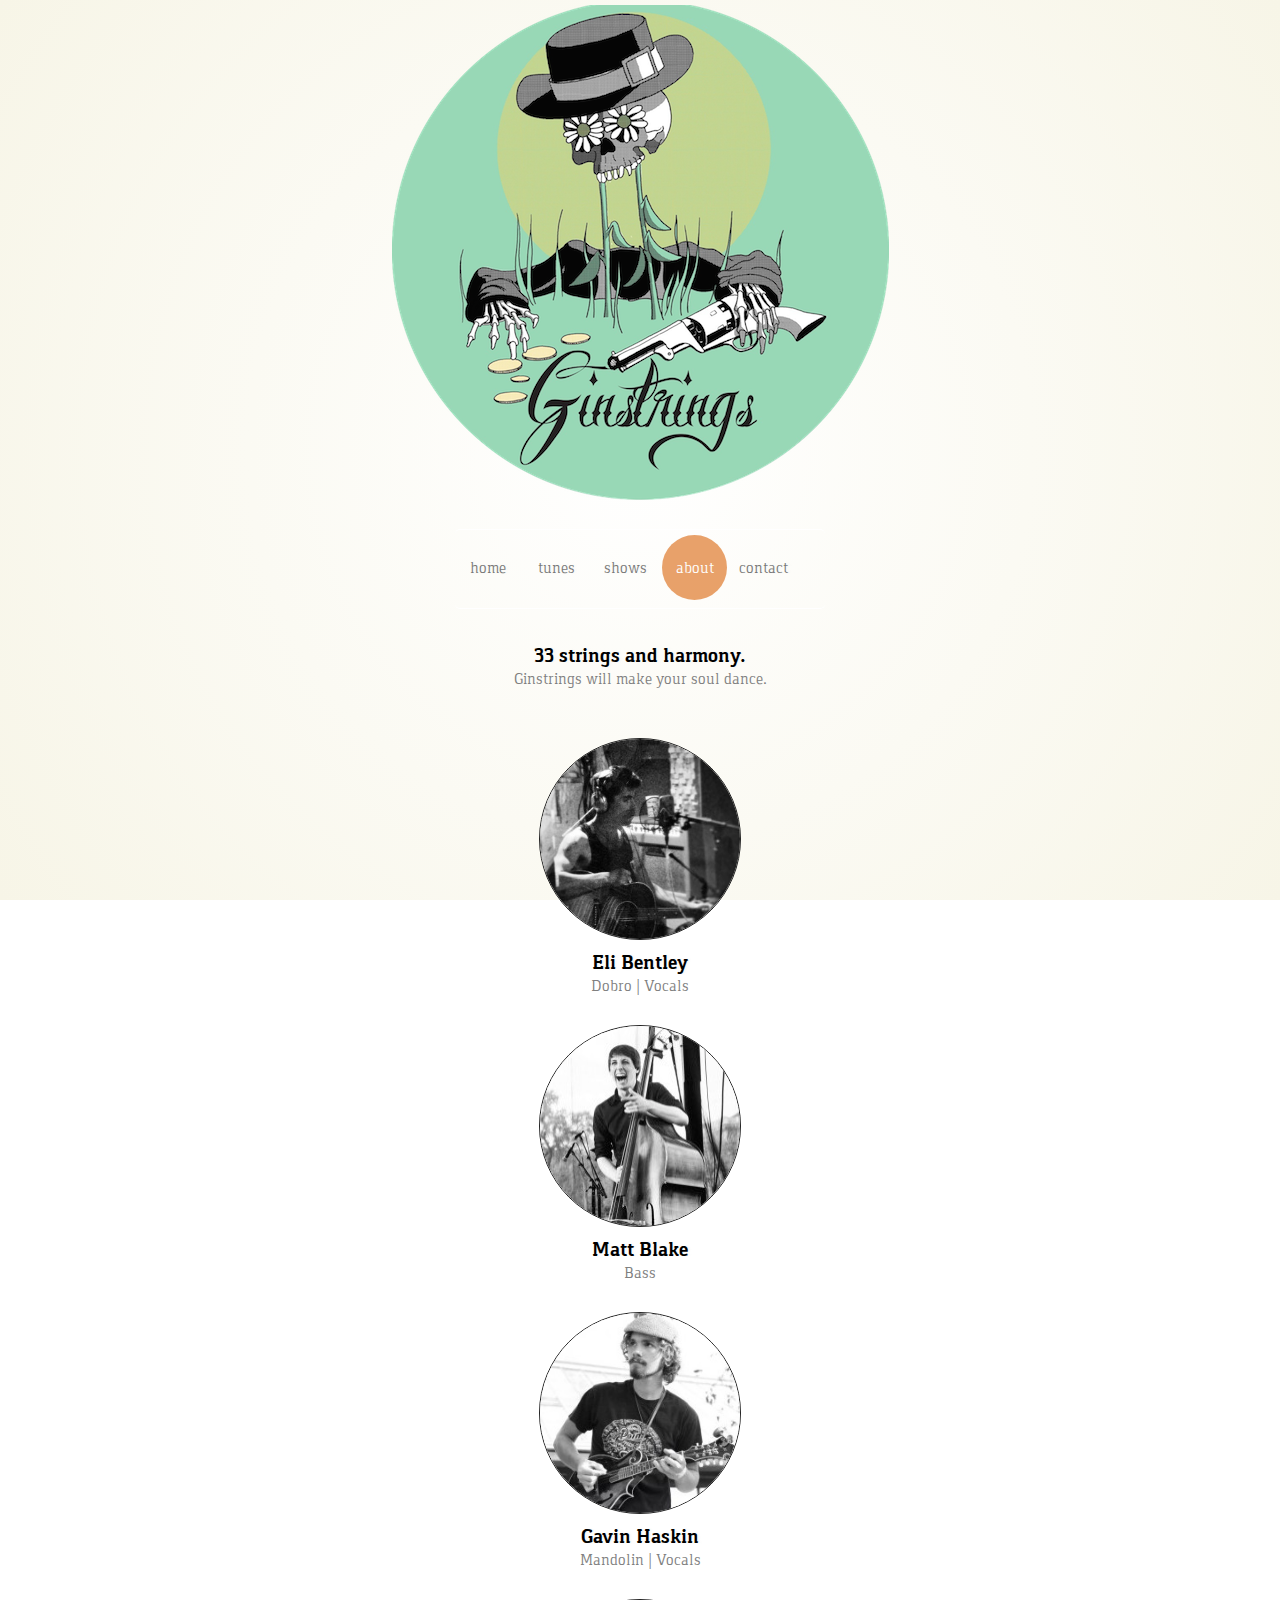
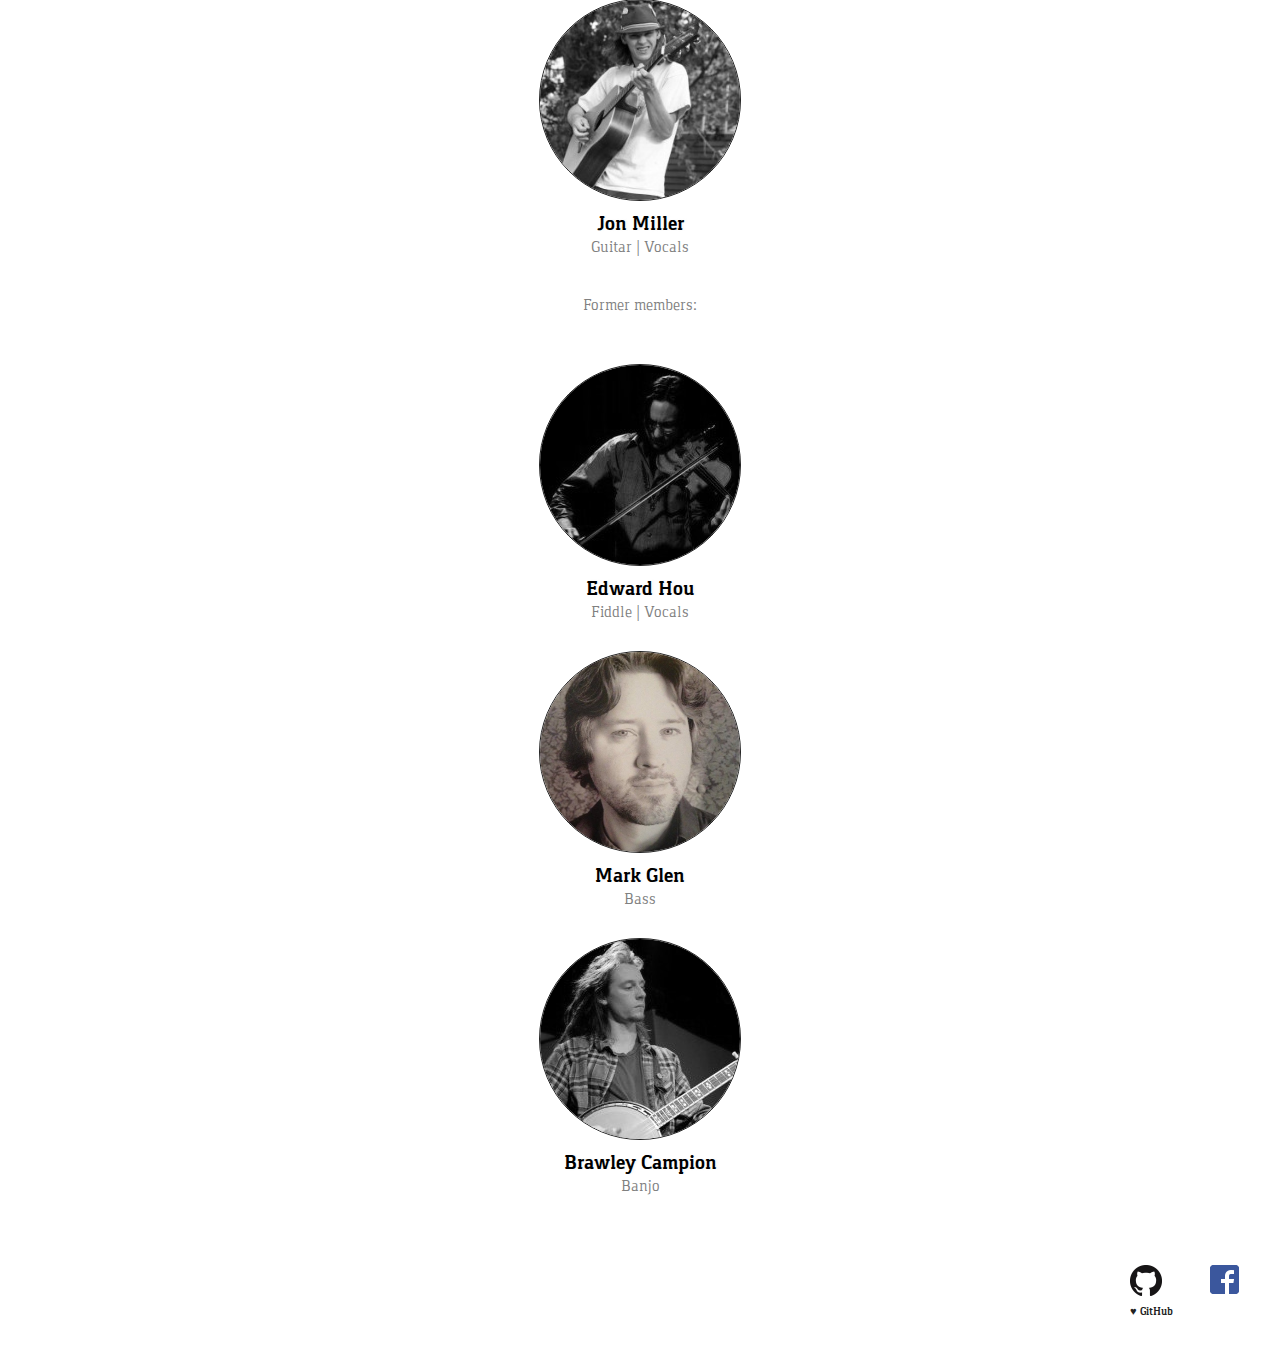
<file: about.html>
<!DOCTYPE html>
<html lang="en">
<head>
	<meta charset="UTF-8">
    <meta property="og:site_name" content="Ginstrings" />
    <meta property="og:title" content="Ginstrings Music"/>
    <meta property="og:description" content="Bluegrass music from the Minnesotan Heartland" />
    <meta property="og:image" content="">
    <meta property="og:url" content="">
	<title>ginstrings | mn</title>

	<link rel="stylesheet" href="./styles.css">
	<script src="./jquery.js"></script>

</head>
<body>
	<div class="wrapper">
		<header> <!-- onclick go to the nav? just in case on mobile? -->
			<div class="headline-home">
			</div>
			<div class="nav-items-wrap">
				<div class="nav-items">
					<!-- make em bounce -->
					<a href="./">
						<div class="nav-item" id="">home</div>
					</a>
					<a href="./tunes">
						<div class="nav-item" id="">tunes</div>
					</a>
					<a href="./news">
						<div class="nav-item" id="">shows</div>
					</a>
					<a href="#">
						<div class="nav-item active" id="">about</div>
					</a>
					<a href="./contact">
						<div class="nav-item" id="">contact</div>					
					</a>
				</div>
			</div>
		</header>
		<div class="main">
			<div class="row">
				<div class="content-container">
					<div class="band-desc">
						<p class="band-desc-name">33 strings and harmony.</p> 
						<p class="band-desc-inst">Ginstrings will make your soul dance.</p>
					</div>
				</div>
				</div>
				<div class="content-container">
					<div class="band-img-wrap"><img src="./img/band/eli.jpg" alt="Eli" height="200" width="200"></div>
					<div class="band-desc">
						<p class="band-desc-name">Eli Bentley</p> 
						<p class="band-desc-inst">Dobro | Vocals</p>
					</div>
				</div>
				<div class="content-container">
					<div class="band-img-wrap"><img src="./img/band/matt.jpg" alt="Matt" height="200" width="200"></div>
					<div class="band-desc">
						<p class="band-desc-name">Matt Blake</p>
						<p class="band-desc-inst">Bass</p>
					</div>
				</div>
				<div class="content-container">
					<div class="band-img-wrap"><img src="./img/band/gavin.jpg" alt="Gavin" height="200" width="200"></div>
					<div class="band-desc">
						<p class="band-desc-name">Gavin Haskin</p>
						<p class="band-desc-inst">Mandolin | Vocals</p>
					</div>
				</div>
				<div class="content-container">
					<div class="band-img-wrap"><img src="./img/band/jon.jpg" alt="Jon" height="200" width="200"></div>
					<div class="band-desc">
						<p class="band-desc-name">Jon Miller</p>
						<p class="band-desc-inst">Guitar | Vocals</p>
					</div>
				</div>
				<div class="row">
					<div class="content-container">
						<div class="band-desc">
							<p class="band-desc-inst">Former members:</p>
						</div>
					</div>
				</div>
				<div class="content-container">
					<div class="band-img-wrap"><img src="./img/band/ed.jpg" alt="Ed" height="200" width="200"></div>
					<div class="band-desc">
						<p class="band-desc-name">Edward Hou </p>
						<p class="band-desc-inst">Fiddle | Vocals </p>
					</div>
				</div>
				<div class="content-container">
					<div class="band-img-wrap"><img src="./img/band/mark.jpg" alt="Mark" height="200" width="200"></div>
					<div class="band-desc">
						<p class="band-desc-name">Mark Glen</p>
						<p class="band-desc-inst">Bass</p>
					</div>
				</div>
				<div class="content-container">
					<div class="band-img-wrap"><img src="./img/band/brawley.jpg" alt="Brawley" height="200" width="200"></div>
					<div class="band-desc">
						<p class="band-desc-name">Brawley Campion</p>
						<p class="band-desc-inst">Banjo</p>
					</div>
				</div>
		</div> <!-- /.main -->
		<div class="push"></div> <!-- for the footer -->		
	</div> <!-- /.wrapper -->
	<footer>
		<a href="https://www.facebook.com/Ginstrings"
			alt="We're on Facebook it's great"
			target="_blank">
			<div class="footer-item" id="footer-fb">
				<div class="spacer"></div>
				<p class="smaller gasp-b">
					Like us.
				</p>
			</div>
		</a>
		<a href="https://github.com/ginstrings/ginstrings.github.io"
			alt="We use GitHub Pages it's great"
			target="_blank">
			<div class="footer-item" id="footer-github">
				<div class="spacer"></div>
				<p class="smaller gasp-b black">
					&#9829; GitHub
				</p>				
			</div>
		</a>
	</footer>
	<script>
	  (function(i,s,o,g,r,a,m){i['GoogleAnalyticsObject']=r;i[r]=i[r]||function(){
	  (i[r].q=i[r].q||[]).push(arguments)},i[r].l=1*new Date();a=s.createElement(o),
	  m=s.getElementsByTagName(o)[0];a.async=1;a.src=g;m.parentNode.insertBefore(a,m)
	  })(window,document,'script','//www.google-analytics.com/analytics.js','ga');

	  ga('create', 'UA-56241486-2', 'auto');
	  ga('send', 'pageview');

	</script>
</body>
</html>
</file>
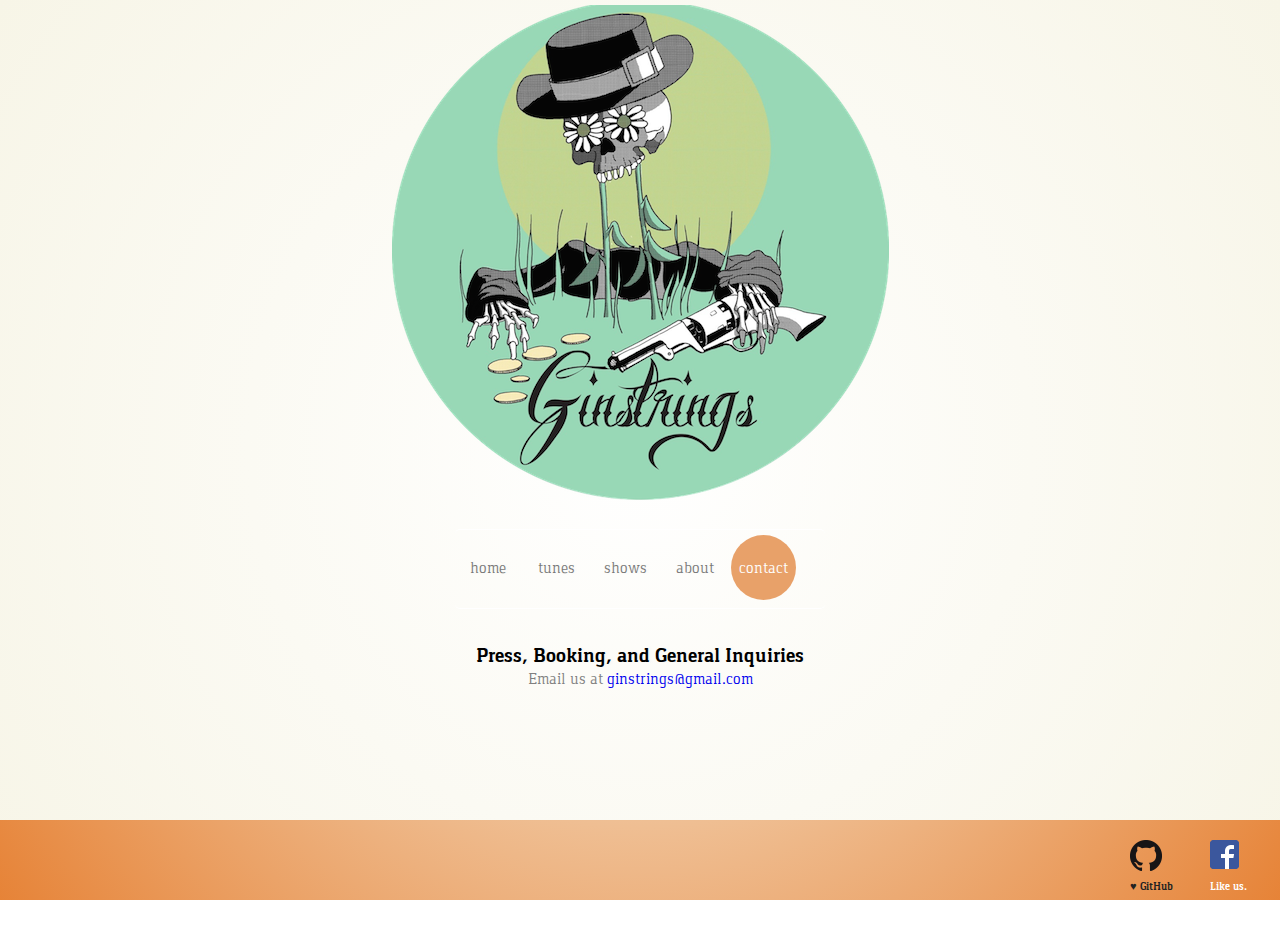
<file: contact.html>
<!DOCTYPE html>
<html lang="en">
<head>
	<meta charset="UTF-8">
    <meta property="og:site_name" content="Ginstrings" />
    <meta property="og:title" content="Ginstrings Music"/>
    <meta property="og:description" content="Bluegrass music from the Minnesotan Heartland" />
    <meta property="og:image" content="">
    <meta property="og:url" content="">
	<title>ginstrings | mn</title>

	<link rel="stylesheet" href="./styles.css">
	<script src="./jquery.js"></script>

</head>
<body>
	<div class="wrapper">
		<header> <!-- onclick go to the nav? just in case on mobile? -->
			<div class="headline-home">
			</div>
			<div class="nav-items-wrap">
				<div class="nav-items">
					<!-- make em bounce -->
					<a href="./">
						<div class="nav-item" id="">home</div>
					</a>
					<a href="./tunes">
						<div class="nav-item" id="">tunes</div>
					</a>
					<a href="./news">
						<div class="nav-item" id="">shows</div>
					</a>
					<a href="./about">
						<div class="nav-item" id="">about</div>
					</a>
					<a href="#">
						<div class="nav-item active" id="">contact</div>					
					</a>
				</div>
			</div>
		</header>
		<div class="main">
			<div class="row">
				<div class="content-container">
					<div class="band-desc">
						<p class="band-desc-name">Press, Booking, and General Inquiries</p> 
						<p class="band-desc-inst">Email us at <a href="mailto:ginstrings@gmail.com">ginstrings@gmail.com</a></p>
					</div>
				</div>
			</div> <!--/.row -->
		</div> <!-- /.main -->
		<div class="push"></div> <!-- for the footer -->		
	</div> <!-- /.wrapper -->
	<footer>

		<a href="https://www.facebook.com/Ginstrings"
			alt="We're on Facebook. It's great."
			target="_blank">
			<div class="footer-item" id="footer-fb">
				<div class="spacer"></div>
				<p class="smaller gasp-b">
					Like us.
				</p>
			</div>
		</a>
		<a href="https://github.com/ginstrings/ginstrings.github.io"
			alt="We use GitHub Pages. It's great."
			target="_blank">
			<div class="footer-item" id="footer-github">
				<div class="spacer"></div>
				<p class="smaller gasp-b black">
					&#9829; GitHub
				</p>				
			</div>
		</a>
	</footer>
	<script>
	  (function(i,s,o,g,r,a,m){i['GoogleAnalyticsObject']=r;i[r]=i[r]||function(){
	  (i[r].q=i[r].q||[]).push(arguments)},i[r].l=1*new Date();a=s.createElement(o),
	  m=s.getElementsByTagName(o)[0];a.async=1;a.src=g;m.parentNode.insertBefore(a,m)
	  })(window,document,'script','//www.google-analytics.com/analytics.js','ga');

	  ga('create', 'UA-56241486-2', 'auto');
	  ga('send', 'pageview');

	</script>
</body>
</html>
</file>
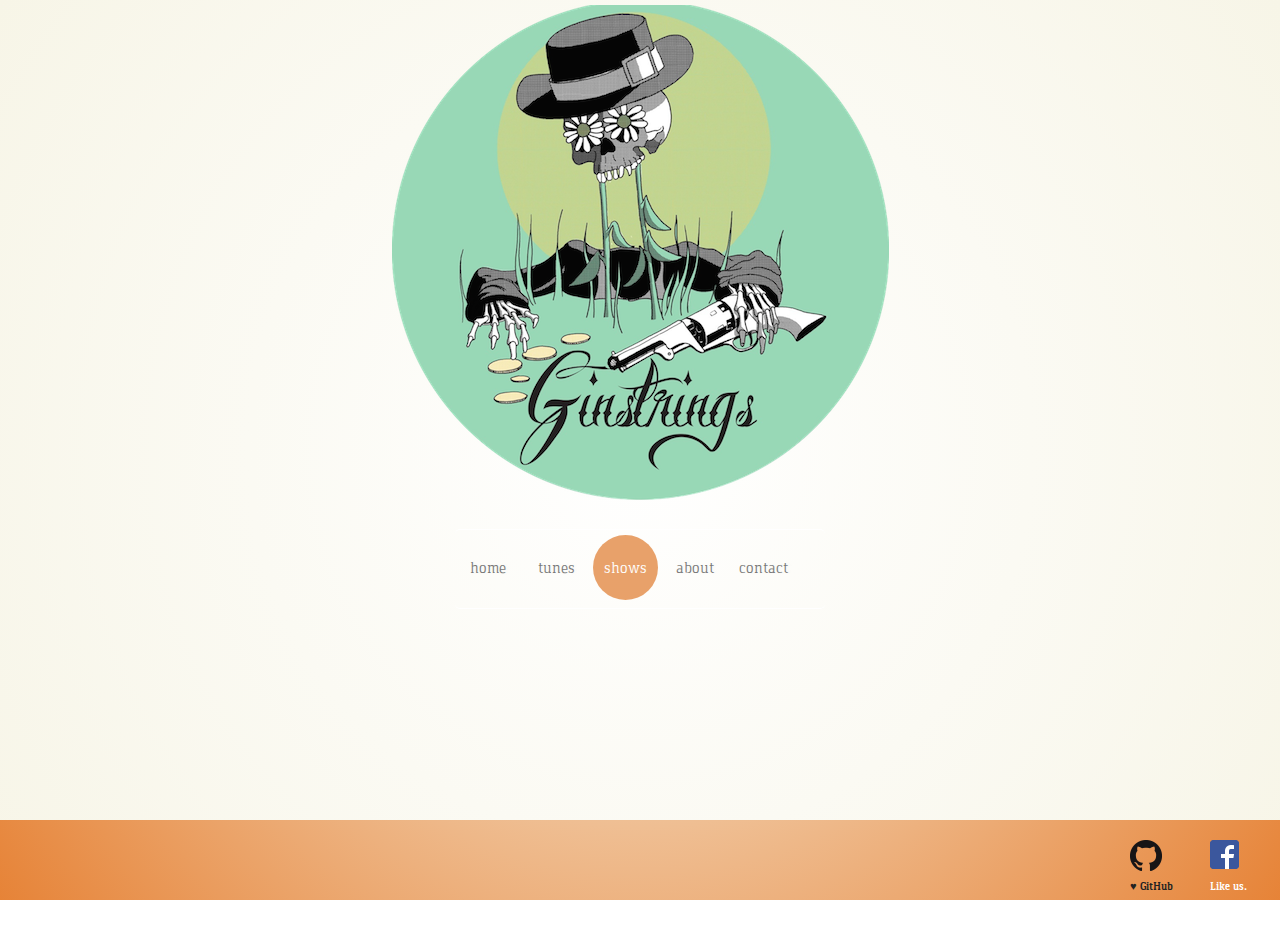
<file: news.html>
<!DOCTYPE html>
<html lang="en">
<head>
  <meta charset="UTF-8">
    <meta property="og:site_name" content="Ginstrings" />
    <meta property="og:title" content="Ginstrings Music"/>
    <meta property="og:description" content="Bluegrass music from the Minnesotan Heartland" />
    <meta property="og:image" content="">
    <meta property="og:url" content="">
  <title>ginstrings | mn</title>

  <link rel="stylesheet" href="./styles.css">
  <script src="./jquery.js"></script>

</head>
<body>
  <div class="wrapper">
    <header>
      <div class="headline-home">
      </div>
      <div class="nav-items-wrap">
        <div class="nav-items">
          <a href="./">
            <div class="nav-item" id="">home</div>
          </a>
          <a href="./tunes">
            <div class="nav-item" id="">tunes</div>
          </a>
          <a href="#">
            <div class="nav-item active" id="">shows</div>
          </a>
          <a href="./about">
            <div class="nav-item" id="">about</div>
          </a>
          <a href="./contact">
            <div class="nav-item" id="">contact</div>
          </a>
        </div>
      </div>
    </header>
    <div class="main">
      <div id="shows" class="row"></div>
    </div>
    <div class="push"></div> <!-- for the footer -->
  </div> <!-- /.wrapper -->
  <footer>

    <a href="https://www.facebook.com/Ginstrings"
      alt="We're on Facebook. It's great."
      target="_blank">
      <div class="footer-item" id="footer-fb">
        <div class="spacer"></div>
        <p class="smaller gasp-b">
          Like us.
        </p>
      </div>
    </a>
    <a href="https://github.com/ginstrings/ginstrings.github.io"
      alt="We use GitHub Pages. It's great."
      target="_blank">
      <div class="footer-item" id="footer-github">
        <div class="spacer"></div>
        <p class="smaller gasp-b black">
          &#9829; GitHub
        </p>
      </div>
    </a>
  </footer>
  <script type="text/x-show-template">
    <div class="content-container content-container--show">
      <div class="show-items">
        <div class="show-item">
          <img width=125 src="{imageSrc}" alt="{imageAlt}">
        </div>
        <div class="show-item">
          <p class="band-desc-name"> {venue} <span class="muted"> | {city} <span></p>
          <p class="band-desc-inst show-date">{date}</p>
          <br>
          <p>{description}</p>
        </div>
      </div>
    </div>
  </script>
  <script>
    var SHOW_TEMPLATE = document.querySelector("script[type='text/x-show-template']").innerHTML;

    var SHOW_SPREADSHEET_URL = 'https://spreadsheets.google.com/feeds/cells/1uuBAlkneIyOmbUExjo80BVQGpWMw6paKfDKFxz8t70Q/od6/public/values?alt=json-in-script';

    // var url = 'https://docs.google.com/spreadsheets/d/1uuBAlkneIyOmbUExjo80BVQGpWMw6paKfDKFxz8t70Q/edit?usp=sharing'
    // thank you to:
    //  https://gist.github.com/gf3/132080/110d1b68d7328d7bfe7e36617f7df85679a08968
    var loadJSONP = (function(){
      var unique = 0;
      return function(url, callback, context) {
        // INIT
        var name = "_jsonp_" + unique++;
        if (url.match(/\?/)) url += "&callback="+name;
        else url += "?callback="+name;
        
        // Create script
        var script = document.createElement('script');
        script.type = 'text/javascript';
        script.src = url;
        
        // Setup handler
        window[name] = function(data){
          callback.call((context || window), data);
          document.getElementsByTagName('head')[0].removeChild(script);
          script = null;
          delete window[name];
        };
        
        // Load JSON
        document.getElementsByTagName('head')[0].appendChild(script);
      };
    })();

    function groupEntriesByRow(entries) {
      // grouping them in an array bc i'm sooooo cleverrrrrrr
      return entries.reduce(function(result, entry) {
        var rowIndex = entry.gs$cell.row - 1;
        var colIndex = entry.gs$cell.col - 1;
        if (!result[rowIndex]) {
          result[rowIndex] = [];
        }
        result[rowIndex][colIndex] = entry.content.$t;
        return result;
      }, [])
    }

    function showRowToObject(headerKeys, show) {
      return show.reduce(function(result, value, i) {
        var keyName = headerKeys[i];
        result[keyName] = value
        return result;
      }, {})
    }

    function convertToShows(data) {
      var feed = data.feed;
      var entries = feed.entry;
      var showsAsRows = groupEntriesByRow(entries);
      var headerNames = showsAsRows.shift();
      var rollupShowRow = showRowToObject.bind(null, headerNames);
      var shows = showsAsRows.map(rollupShowRow);
      return shows;
    }

    // === UNCOMMENT TO CALL GOOGLE SHEETS ===
    //
    // loadJSONP(SHOW_SPREADSHEET_URL, function(data) {
    //   console.log(data);
    //   var shows = convertToShows(data);
    //   console.log(shows);
    // })

    // `SHOWS` is an array of pojos containing show data
    // a `show` object can have the following fields
    // * venue - name of venue
    // * city - typically 'City, State' format
    // * date - the date of a show, or if used with `endDate`, the start date of a multiday show/festival
    //          accepts JS dates `new Date("YYYY/MM/DD")`
    // * endDate - ending date for a multiday show (like a festival), same format as `date`
    // * imageSrc - href for the img tag that shows venue image
    // * imageAlt - alt text for the image
    // * description - description of the show, accepts HTML
    var SHOWS = [
      {
        venue: "Malarkey's Pub",
        city: "Wausau, WI",
        date: new Date("2018/9/14"),
        imageSrc: "./img/shows/malarkeys.png",
        imageAlt: "Malarkeys",
      },
      {
        venue: "SamJam Music and Brewfest",
        city: "Carlinville, IL",
        date: new Date("2018/9/22"),
        imageSrc: "./img/shows/samjam.jpg",
        imageAlt: "SamJam Music and Brew Fest",
        description: "Twelve hours of beer, food, and tunes. Check out the <a href='www.facebook.com/events/205933926731787'>facebook event</a>!"
      },
      {
        venue: "Great Northern Bar",
        city: "Whitefish, MT",
        date: new Date("2018/10/05"),
        imageSrc: "./img/shows/greatnorthern.jpg",
        imageAlt: "Great Northern Bar",
      },

      // October 17th
      // Ophelia's 
      // Denver CO
      // w/jimbo darville and the Truckadours 


      {
        venue: "Ophelia's",
        city: "Denver, CO",
        date: new Date("2018/10/17"),
        imageSrc: "./img/shows/ophelias.jpg",
        imageAlt: "Ophelia's",
        description: "Playing with Jimbo Darville and the Truckadours"
      },

      // October 19th
      // Swing station 
      // Laporte CO
      // w/jimbo darville and the Truckadours 

      {
        venue: "Swing Station",
        city: "Laporte, CO",
        date: new Date("2018/10/19"),
        imageSrc: "./img/shows/swingstation.png",
        imageAlt: "Swing Station",
        description: "Playing with Jimbo Darville and the Truckadours"
      },

      {
        venue: "MN Bluegrass Fall Jam",
        city: "Plymoth, MN",
        date: new Date("2018/10/26"),
        imageSrc: "./img/shows/mn-bluegrass-fall-jam.jpg",
        imageAlt: "MN Bluegrass Fall Jam",
      },

      // November 2nd & 3rd
      // Gunflint tavern
      // Grand Marais Mn 

      {
        venue: "Gunflint Tavern",
        city: "Grand Marais, MN",
        date: new Date("2018/11/02"),
        imageSrc: "./img/shows/gunflint.jpg",
        imageAlt: "Gunflint Tavern",
      },

      {
        venue: "Gunflint Tavern",
        city: "Grand Marais, MN",
        date: new Date("2018/11/03"),
        imageSrc: "./img/shows/gunflint.jpg",
        imageAlt: "Gunflint Tavern",
      },

      {
        venue: "Icehouse",
        city: "Minneapolis",
        date: new Date("2018/12/14"),
        imageSrc: "./img/shows/icehouse.png",
        imageAlt: "Icehouse",
        description: "With special guest, Feed the Dog"
      },
    ];

    (function render() {
      // Sort by date 
      SHOWS.sort(function(s1, s2) { return s1.date - s2.date });
      // Filter out past shows
      SHOWS = SHOWS.filter(function(s){ 
        var dayAfter = new Date(s.date);
        dayAfter.setDate(dayAfter.getDate() + 1);
        return dayAfter > Date.now() 
      })
      // Normalize show object data
      SHOWS.forEach(function(show) {
        show.description = show.description || "";
        show.date = formatDate(show.date);
        if (show.endDate) {
          show.date += " — " + formatDate(show.endDate)
        }
      })
      // Build a document fragment with all shows
      var showsFragment = SHOWS.reduce(function(fragment, show) {
        fragment.appendChild(showToHTML(show));
        return fragment;
      }, document.createDocumentFragment());
      // Render the fragment containing all upcoming shows
      document.querySelector("#shows").appendChild(showsFragment);
    })()

    function showToHTML(show) {
      return toHTML(evalTemplate(SHOW_TEMPLATE, show));
    }

    function evalTemplate(t, o) {
      for (var p in o)
        if (o.hasOwnProperty(p))
          t = t.replace("{"+p+"}", o[p])            
      return t;
    }

    function formatDate(d) {
      var date = d.getDate();
      var month = monthToString(d.getMonth());
      return month + " " + date;
     }

    function monthToString(i) {
      var months = [
        "January",
        "February",
        "March",
        "April",
        "May",
        "June",
        "July",
        "August",
        "September",
        "October",
        "November",
        "December",
      ];
      return months[i];
    }

    function toHTML(string) {
      var p = document.createElement("p");
      p.innerHTML = string;
      return p.firstElementChild;
    }
  </script>
  <script>
    (function(i,s,o,g,r,a,m){i['GoogleAnalyticsObject']=r;i[r]=i[r]||function(){
    (i[r].q=i[r].q||[]).push(arguments)},i[r].l=1*new Date();a=s.createElement(o),
    m=s.getElementsByTagName(o)[0];a.async=1;a.src=g;m.parentNode.insertBefore(a,m)
    })(window,document,'script','//www.google-analytics.com/analytics.js','ga');

    ga('create', 'UA-56241486-2', 'auto');
    ga('send', 'pageview');

  </script>
</body>
</html>
</file>
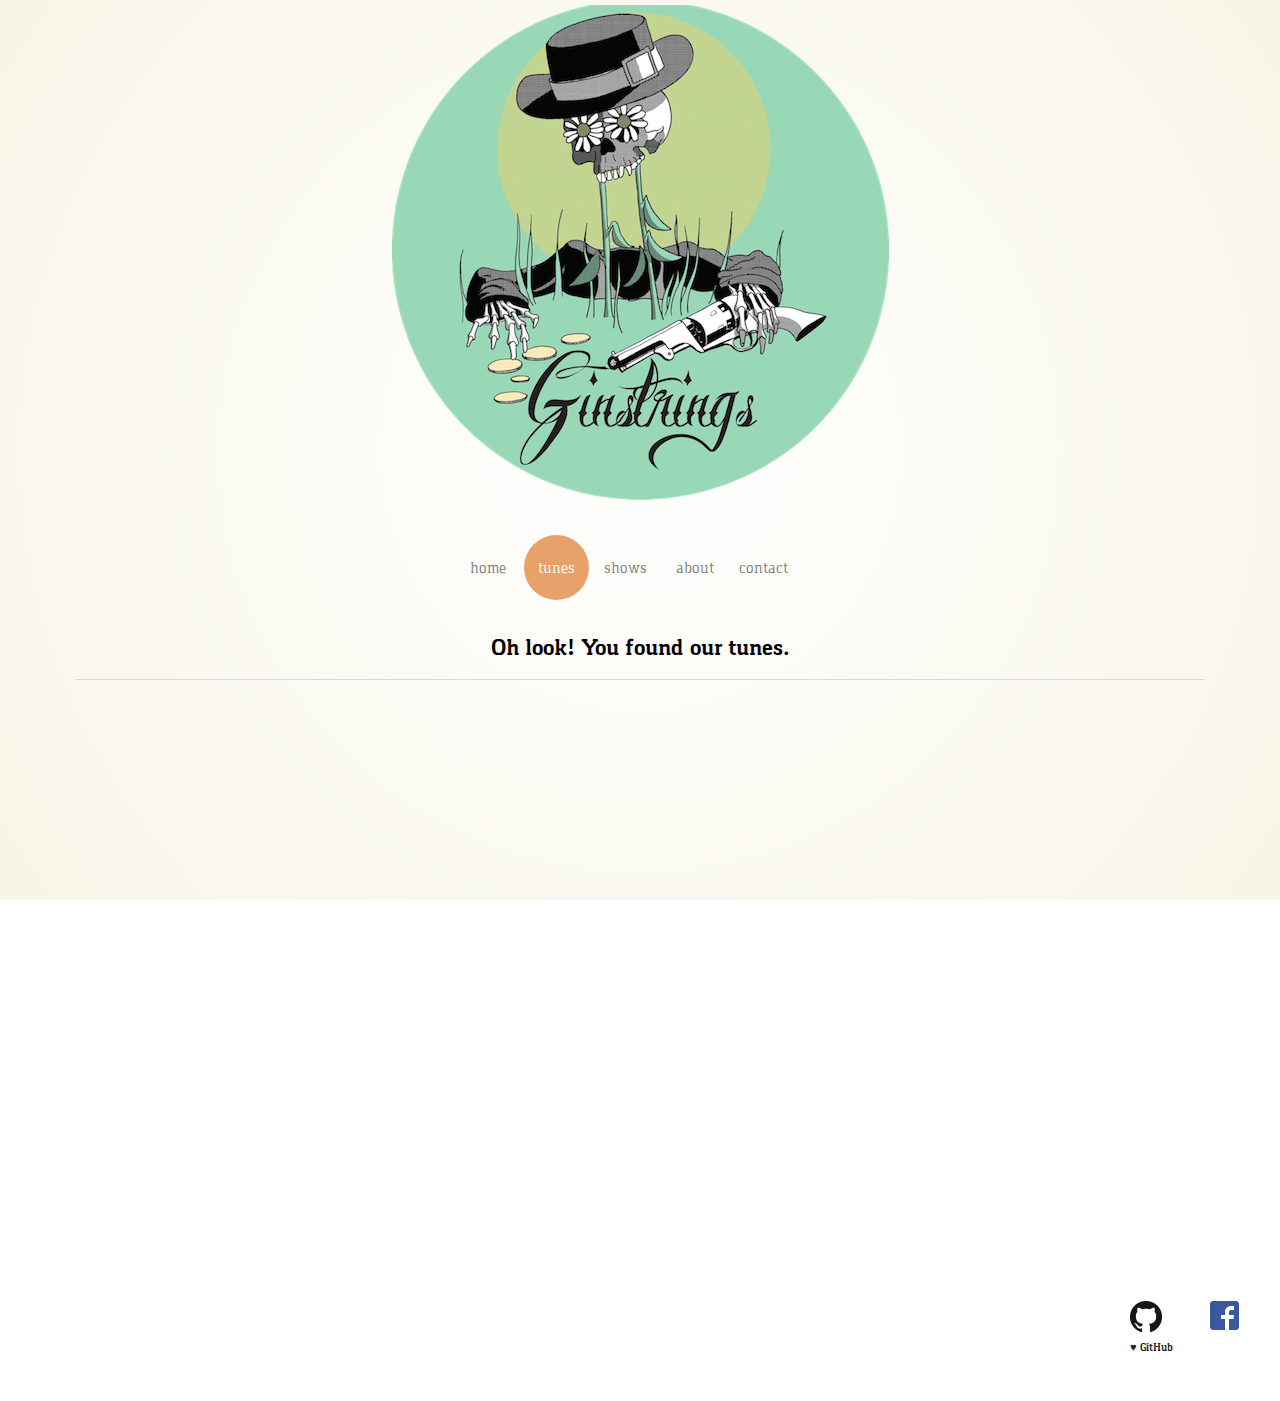
<file: tunes.html>
<!DOCTYPE html>
<html lang="en">
<head>
	<meta charset="UTF-8">
    <meta property="og:site_name" content="Ginstrings" />
    <meta property="og:title" content="Ginstrings Music"/>
    <meta property="og:description" content="Bluegrass music from the Minnesotan Heartland" />
    <meta property="og:image" content="http://ginstrings.github.io/img/green-logo.png"> <!-- THIS NEEDS TO BE SOURCED PROPERLY -->
    <meta property="og:url" content="http://ginstrings.com">
	<title>ginstrings | mn</title>

	<link rel="stylesheet" href="./styles.css">
	<script src="./jquery.js"></script>

</head>
<body>
	<div class="wrapper">
		<header>
			<div class="headline-home">
			</div>
			<div class="nav-items-wrap">
				<div class="nav-items">
					<a href="./">
						<div class="nav-item" id="">home</div>
					</a>
					<a href="#" target="">
						<div class="nav-item active" id="">tunes</div>
					</a>
					<a href="./news" target="">
						<div class="nav-item" id="">shows</div>
					</a>
					<a href="./about" target="">
						<div class="nav-item" id="">about</div>
					</a>
					<a href="./contact" target="">
						<div class="nav-item" id="">contact</div>
					</a>
				</div>
			</div>
		</header>
		<div class="main">
			<div class="row">
				<p class="band-desc-name u-larger center">
					Oh look! You found our tunes.
				</p> 
				<hr />
				<div class="content-container">
					<iframe id="devil" width="100%" height="125" scrolling="no" frameborder="no" src="https://w.soundcloud.com/player/?url=https%3A//api.soundcloud.com/tracks/142973775&amp;auto_play=false&amp;hide_related=true&amp;show_comments=true&amp;show_user=true&amp;show_reposts=false&amp;visual=false"></iframe>
				</div>

				<div class="content-container">
					<iframe width="100%" height="125" scrolling="no" frameborder="no" src="https://w.soundcloud.com/player/?url=https%3A//api.soundcloud.com/tracks/142974318&amp;auto_play=false&amp;hide_related=true&amp;show_comments=true&amp;show_user=true&amp;show_reposts=false&amp;visual=false"></iframe>
				</div>
				<div class="content-container">
					<iframe width="100%" height="125" scrolling="no" frameborder="no" src="https://w.soundcloud.com/player/?url=https%3A//api.soundcloud.com/tracks/142974265&amp;auto_play=false&amp;hide_related=true&amp;show_comments=true&amp;show_user=true&amp;show_reposts=false&amp;visual=false"></iframe>
				</div>
				<div class="content-container">
					<iframe width="100%" height="125" scrolling="no" frameborder="no" src="https://w.soundcloud.com/player/?url=https%3A//api.soundcloud.com/tracks/142973964&amp;auto_play=false&amp;hide_related=true&amp;show_comments=true&amp;show_user=true&amp;show_reposts=false&amp;visual=false"></iframe>
				</div>
			</div> <!--/.row -->
		</div> <!-- /.main -->
		<div class="push"></div> <!-- for the footer -->
	</div> <!-- /.wrapper -->
	<footer>
		<a href="https://www.facebook.com/Ginstrings"
			alt="Fuck yeah, we're on Facebook"
			target="_blank">
			<div class="footer-item" id="footer-fb">
				<div class="spacer"></div>
				<p class="smaller gasp-b">
					Like us.
				</p>
			</div>
		</a>
		<a href="https://github.com/ginstrings/ginstrings.github.io"
			alt="Fuck yeah, we use GitHub Pages"
			target="_blank">
			<div class="footer-item" id="footer-github">
				<div class="spacer"></div>
				<p class="smaller gasp-b black">
					&#9829; GitHub
				</p>				
			</div>
		</a>
	</footer>
	<script>
	  (function(i,s,o,g,r,a,m){i['GoogleAnalyticsObject']=r;i[r]=i[r]||function(){
	  (i[r].q=i[r].q||[]).push(arguments)},i[r].l=1*new Date();a=s.createElement(o),
	  m=s.getElementsByTagName(o)[0];a.async=1;a.src=g;m.parentNode.insertBefore(a,m)
	  })(window,document,'script','//www.google-analytics.com/analytics.js','ga');

	  ga('create', 'UA-56241486-2', 'auto');
	  ga('send', 'pageview');

	</script>
</body>
</html>
</file>
<file: styles.css>
@font-face {
  font-family: Gaspar-Bold;
  src: url(./fonts/gaspar/Gaspar_Bold.otf);
}
@font-face {
  font-family: Gaspar;
  src: url(./fonts/gaspar/Gaspar_Regular.otf);
}

* {
  margin: 0;
}

html, body {
  padding: 0;
  height: 100%;
  font-family: Gaspar;
}

html {
  background-color: rgba(247,245,231,1);
  background: radial-gradient(circle, #FFF, rgba(247,245,231,1));
  background-repeat: no-repeat;
  background-attachment: fixed;
}
body {
  opacity: 1;
  -webkit-transition: opacity 1.2s ease-in;
  -moz-transition: opacity 1.2s ease-in;
  -ms-transition: opacity 1.2s ease-in;
  -o-transition: opacity 1.2s ease-in;
  transition: opacity 1.2s ease-in;
}
.hide {
  opacity: 0;
}
a { 
  text-decoration: none;
  margin:0;
  padding:0;
}
hr {
  margin: 15px 75px 25px 75px;
  border: 0;
  border-bottom-width: .1em;
  border-bottom-style: solid;
  border-color: rgb(183,206,217);
  border-color: rgba(183,206,217,.65);
}
/*Ad hoc styles*/
.center {
  text-align:center;
}
.pad {
  padding: 10px;
}
.marg {
  margin: 10px;
}
.black {
  color: #222 !important;
}
.white {
  color: white !important;
}
.muted {
  color: gray;
}
.smaller {
  font-size: .7em;
}
.larger {
  font-size: 1.5em;
}
.u-larger {
  font-size: 1.5em !important; /* wowww fix this later */
}
.big-as-fuck {
  font-size: 5em;
}
.gasp-b {
  font-family: Gaspar-Bold;
}  

.std-shadow {
   text-shadow: 2px 0px 2px #888;
}
.less-shadow {
  text-shadow: 1px 0px 1px #888;
}

.headline-home {
  margin-top: 5px;
  min-height: 500px;
  background-image: url(./img/green-logo.png);
  background-repeat:no-repeat;
  background-attachment:fixed;
  background-position: top center;
}
header {
  width: 100%;
  /*height: 280px;*/
  background-color: transparent;
  display:inline-block;
  border-bottom-width: .5em;
  border-bottom-color: white;
}

  header .nav-items-wrap {
    background: transparent;
    line-height: 1em;
    width: 370px;
    margin: 0 auto;
    padding: 4px 0px;
  }
  header .nav-items {
    background: transparent;
    margin-top: 20px;
    padding: 5px 0;
    border-top: solid white 1px;
    border-bottom: solid white 1px;
    border-radius: 5px;
  }
    header .nav-items a {
      display:inline-block;
    }

    header .nav-items a .nav-item {
      opacity:0.6;    
      display: table-cell;
      vertical-align: middle;
      border-radius: 50em;
      text-align: center;
      width: 65px;
      height: 65px;
      color: #222;
      text-shadow: 2px 0px 2px rgba(245, 245, 245, 0.82);
    }
    .active {
      background: rgb(220,102,10);
      background: hsla(26, 91%, 45%, 1);
      color: white !important;
      text-shadow: none !important;
      -webkit-transition: opacity .5s ease-in;
      -moz-transition: opacity .5s ease-in;
      -ms-transition: opacity .5s ease-in;
      -o-transition: opacity .5s ease-in;
      transition: opacity .5s ease-in;
    }

    .active:hover {
      color: #222 !important;
    }
      /*purple*/
      header .nav-items .nav-item:hover {
    
         background-color: rgb(183,206,217);
         background-color: rgba(183,206,217,.65);

      }



.main {
  background: transparent;
}

.row {
  width: 100%;
  height: auto;
  margin: 20px 0 40px 0;
}
.row .content-container-wide {
  width: 98%;
  margin: 0 auto;
  padding: 0;
}
.row .content-container {
  width: 75%;
  margin: 0 auto;
  padding: 0;
}

.row .content-container--show {
  border-bottom: solid 1px rgba(185, 183, 173, .3);
  box-shadow: 0 1px 1px rgba(185, 183, 173, .3);
  margin-bottom: 1.5rem;
  padding-bottom: 1rem;
}

.content-container--show:first-of-type {
  border-top: solid 1px rgba(185, 183, 173, .3);
  padding-top: .9rem;
}

/*About styles*/
.band-about {
  text-align:center;
}

.content-container .band-img-wrap img {
  display: block;
  margin: 0 auto;
  border-radius: 50em;
  border: solid #222 1px;
}
.content-container .band-desc {
  text-align: center;
  padding: 10px;
  margin-bottom: 20px;
}

/* hehe i'm older now */
.media-container {
  display: table;
  margin-left: auto;
  margin-right: auto;
}

.media-object {
  float: left;
}

.media-desc {
  display: table-cell;
  padding-left: 1rem;
  text-align: left;
  vertical-align: middle;
}

.band-desc-name {
  font-size: 1.3em;
  font-family: Gaspar-Bold;
  padding-bottom: 2px;
  text-shadow: 2px 0px 2px rgba(245, 245, 245, 0.82);

}
  .band-desc-inst {
    color: gray;
  }

.band-desc-list {
  list-style-type: none;
  margin-top: 10px;
  text-align: left;
  color: gray;
}
  .band-desc-list li {
    margin: 3px 0;
  }

.show-items {
  -webkit-box-align: center;
      -ms-flex-align: center;
          align-items: center;
  display: -webkit-box;
  display: -ms-flexbox;
  display: flex;
}

.show-item {
  display: -webkit-inline-box;
  display: -ms-inline-flexbox;
  display: inline-flex;
  -webkit-box-orient: vertical;
  -webkit-box-direction: normal;
      -ms-flex-direction: column;
          flex-direction: column;
  -webkit-box-pack: center;
      -ms-flex-pack: center;
          justify-content: center;
  min-height: 125px;
}

.show-item:last-of-type {
  margin-left: 1.5rem;
}

.show-item .show-date {
  color: rgb(93, 92, 85);
  font-size: 110%;
  font-weight: 500;
}

/*For da footer*/
.wrapper {
  min-height: 100%;
  height: auto !important;
  height: 100%;
  margin: 0 auto -80px; /* the bottom margin is the negative value of the footer's height */
}
.push {
  height: 100px;
}
footer {
  height: 100px; /* '.push' must be the same height as 'footer' */
}
footer {
  position: relative;
  /*display: table-cell;*/
  vertical-align: middle;
  color:white;
  margin: 0 auto;
  padding-top: 20px;
  border-top-width: 5px;
  border-top-color: #222;
  background-color: hsl(26,78%, 56%);
  background: radial-gradient(circle, rgb(247,245,231), hsl(26,78%, 56%));
  background-repeat: no-repeat;
  background-attachment: fixed;
}
  footer .footer-item {
    display:inline-block;
    float:right;
    background: transparent;
    width: 60px;
    height: 45px;
    margin: 0 10px;
  }
    footer .footer-item p {
      width: 100%;
      word-wrap: break-word;
      color: white;
    }
  #footer-github {
    background-image: url(./icons/github-black.png);
    background-repeat: no-repeat;
    color: #222;
  }
  #footer-github:hover {
    background-image: url(./icons/github-white.png);
    background-repeat: no-repeat;
  }
  #footer-fb {
    background-image: url(./icons/fb-f-blue.png);
    background-repeat: no-repeat;
  }
  #footer-fb:hover {
    background-image: url(./icons/fb-f-white.png);
    background-repeat: no-repeat;
  }

.spacer {
  width:32px;
  height:40px;
  background: transparent !important;
}

.u-center-div-outer {
  width: 100%;
}

.u-center-div-inner {
  width: 200px;
  margin: 0 auto;
}
/* sweet jesus we need a style audit soon */
.u-center-div-inner-larger {
  width: 400px;
  margin: 0 auto;
}

/* Magenta/pink */
/*rgba(180,46,97,1)*/
/*199,91,78  darker salmon? */
/*248,143,130  lighter salmon */
/* 124 104 178  purple */
</file>
